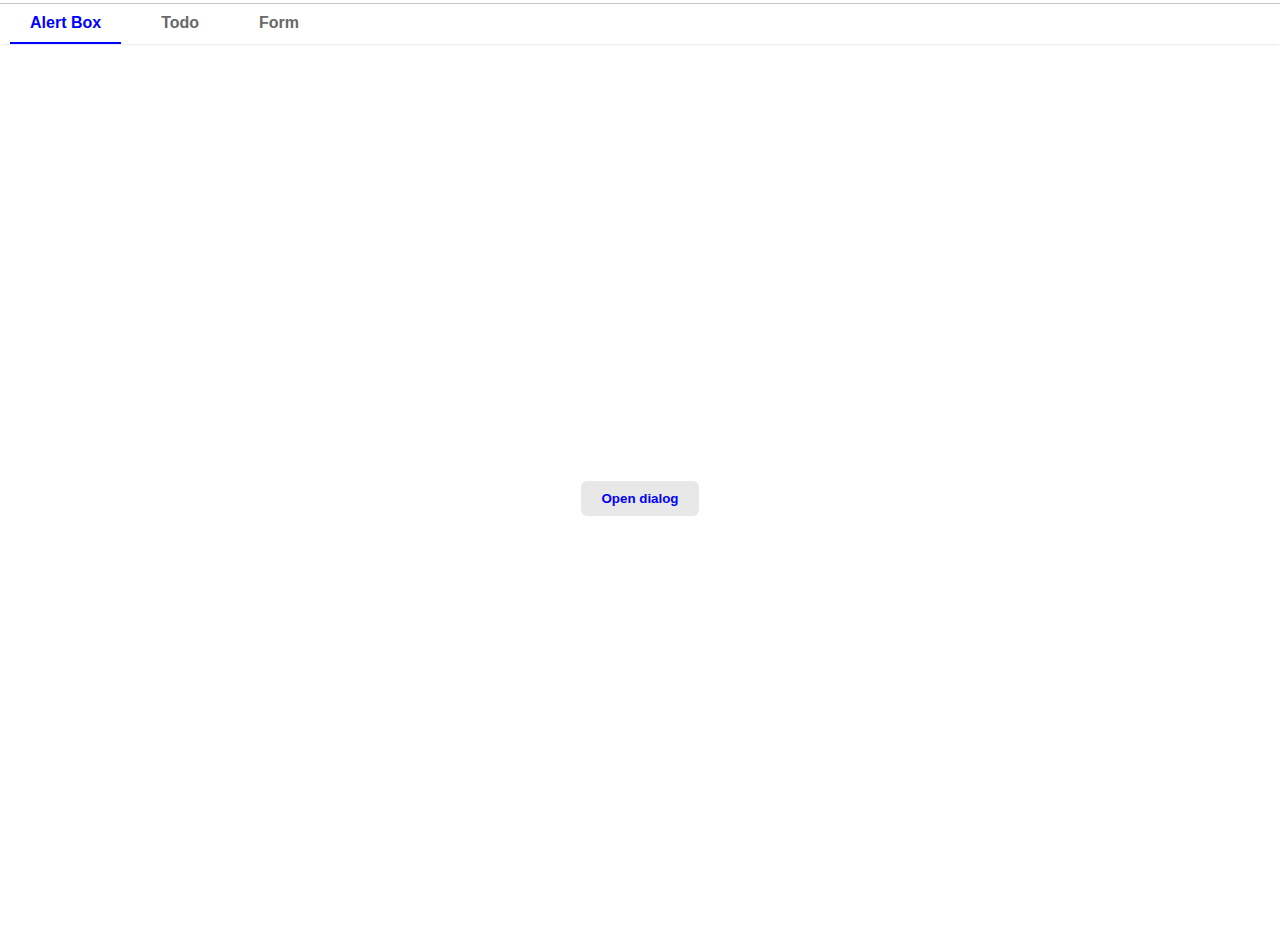
<file: Ass-3/index.html>
<!DOCTYPE html>
<html lang="en">
  <head>
    <meta charset="UTF-8" />
    <meta name="viewport" content="width=device-width, initial-scale=1.0" />
    <title>ASS-3</title>
    <link rel="stylesheet" href="styles.css" />
  </head>
  <body>
    <nav class="navbar">
      <a href="#" class="tab" data-tab="alert">Alert Box</a>
      <a href="#" class="tab" data-tab="todo">Todo</a>
      <a href="#" class="tab" data-tab="form">Form</a>
    </nav>

    <div class="content" id="alert-box">
      <button id="open-dialog">Open dialog</button>
      <div class="dialog" id="dialog" style="display: none">
        <div class="dialog-content">
          <h3>Payment successful</h3>
          <p>
            Your payment has been successfully submitted.We've sent<br />
            you an email with all of the details of your order.
          </p>
          <button id="close-dialog">Got it, thank!</button>
        </div>
      </div>
    </div>

    <div class="content" id="todo">
      <div class="container">
        <div class="todo">
          <h3>Todo App</h3>
          <input type="text" id="searchInput" placeholder="Search todo" />
          <ul id="taskList"></ul>
          <input type="text" id="newTaskInput" placeholder="Enter new todo"/>
          <div class="forbuttton" style="display: flex;">
            <button id="addTaskButton">Add Todo</button>
          </div>
          
        </div>
      </div>
    </div>

    <div class="content" id="form">
      <div class="form-container">
        <h2>Login</h2>
        <form id="login-form">
          <div class="form-group">
            <label for="name">Name</label>
            <input type="text" id="name">
            <p id="error-name" style="display: none;">Name is required!</p>
          </div>
          <div class="form-group">
            <label for="email">Email</label>
            <input type="email" id="email" name="email" >
            <p id="error-email"></p>
          
          </div>
          <div class="form-group">
            <label for="password">Password</label>
            <input type="password" id="password" name="password">
            <p id="error-password"></p>
          
          </div>
          <button id="submit" type="submit">Log In</button>
      </form>
  
     </div>
    </div>
    <script src="scripts.js"></script>
  </body>
</html>
</file>
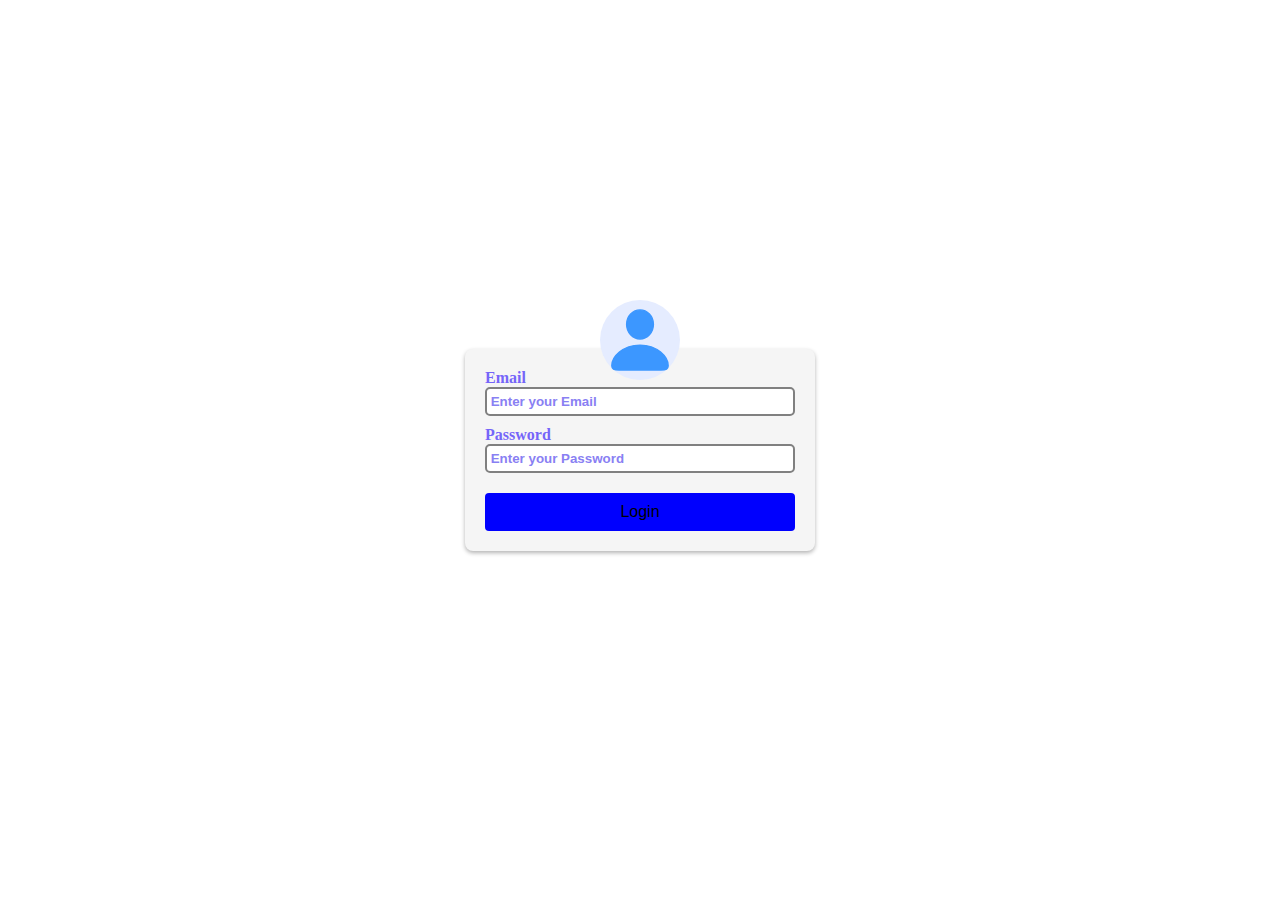
<file: ASS_1/1/index.html>
<!DOCTYPE html>
<html lang="en">
<head>
    <meta charset="UTF-8">
    <meta name="viewport" content="width=device-width, initial-scale=1.0">
    <link href="style.css" rel="stylesheet">
    <title>Document</title>

</head>
<body>
    <div class="container">
        <span class="img">
            <svg fill="#3c97ff" width="80px" height="80px" viewBox="0 0 56.00 56.00" xmlns="http://www.w3.org/2000/svg" stroke="#3c97ff"><g id="SVGRepo_bgCarrier" stroke-width="0" transform="translate(0,0), scale(1)"><rect x="0" y="0" width="56.00" height="56.00" rx="28" fill="#e5ecff" strokewidth="0"></rect></g><g id="SVGRepo_tracerCarrier" stroke-linecap="round" stroke-linejoin="round"></g><g id="SVGRepo_iconCarrier"><path d="M 28.0117 27.3672 C 33.0508 27.3672 37.3867 22.8672 37.3867 17.0078 C 37.3867 11.2187 33.0274 6.9297 28.0117 6.9297 C 22.9961 6.9297 18.6367 11.3125 18.6367 17.0547 C 18.6367 22.8672 22.9961 27.3672 28.0117 27.3672 Z M 13.2930 49.0703 L 42.7305 49.0703 C 46.4101 49.0703 47.7226 48.0156 47.7226 45.9531 C 47.7226 39.9062 40.1523 31.5625 28.0117 31.5625 C 15.8477 31.5625 8.2774 39.9062 8.2774 45.9531 C 8.2774 48.0156 9.5898 49.0703 13.2930 49.0703 Z"></path></g></svg>
        </span>
        <div class="form-body">
            
           <form id="login-forrm">
            <div class="form-group">
                <label className="label">Email</label>
                <input type="email" name="email" placeholder=" Enter your Email">
           
            </div>
            <div class="form-group">
                <label className="label">Password</label>
                <input type="password" name="password" placeholder=" Enter your Password">
            </div>
            </form>
            <button type="submit" class="btn" >Login</button>

        </div>
    </div>
</body>
</html>
</file>
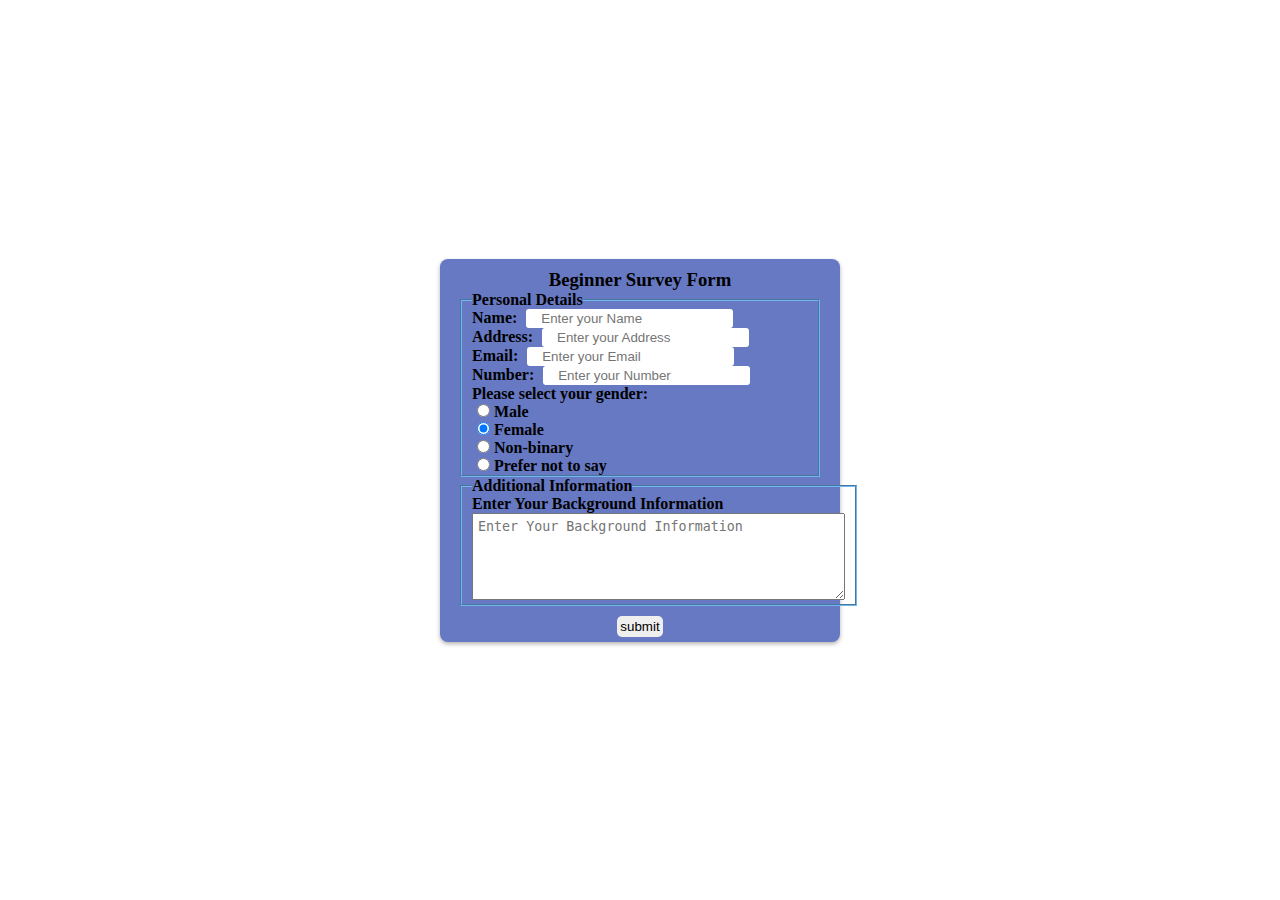
<file: ASS_1/2/index.html>
<!DOCTYPE html>
<html lang="en">
<head>
    <meta charset="UTF-8">
    <meta name="viewport" content="width=device-width, initial-scale=1.0">
    <title>Document</title>
    <link href="style.css" rel="stylesheet">
</head>
<body>
             
    <div class="container">
        
        <div class="form-body">
            <h3>Beginner Survey Form</h3>
            <form action="#" id="survey">
                <fieldset>
                  <legend>Personal Details</legend>
                  <div>
                    <label for="name">Name: </label>
                    <input type="text" id="name" placeholder="Enter your Name" />
                  </div>
                  <div>
                    <label for="addrress">Address: </label>
                    <input type="text" id="addrress" placeholder="Enter your Address"/>
                  </div>
                  <div>
                    <label for="email">Email: </label>
                    <input type="email" id="email" placeholder="Enter your Email" />
                  </div>
                  <div>
                    <label for="number">Number: </label>
                    <input type="number" id="number" placeholder="Enter your Number"/>
                  </div>
                  <div>
                    <label>Please select your gender:</label><br>
                    <input type="radio" id="male" name="gender" value="male">
                    <label for="male">Male</label><br>
                    <input type="radio" id="female" name="gender" value="female" checked>
                    <label for="female">Female</label><br>
                    <input type="radio" id="non" name="gender" value="none">
                    <label for="none">Non-binary</label><br>
                    <input type="radio" id="not" name="gender" value="not">
                    <label for="not">Prefer not to say</label><br>
                  </div>
                </fieldset>
                <fieldset>
                    <legend>Additional Information</legend>
                    <label for="back-info">Enter Your Background Information</label>
                    <textarea id="back-info" name="textarea" rows="5" cols="43" placeholder="Enter Your Background Information"></textarea>
                </fieldset>
                
                </form>
                <div class="submit">
                    <button>submit</button>
                </div>
                
              
        </div>
    </div>
</body>
</html>
</file>
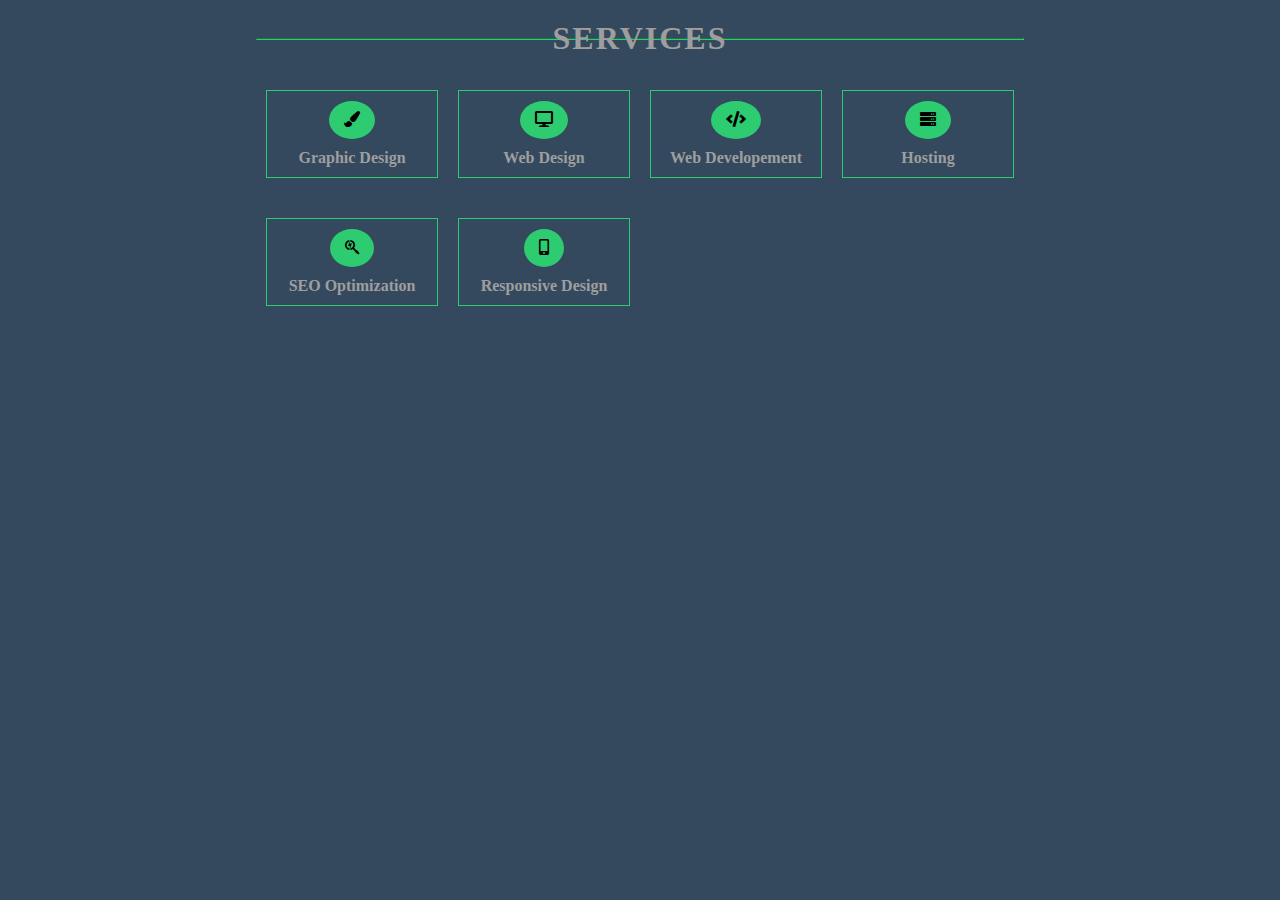
<file: ASS_1/3/index.html>
<!DOCTYPE html>
<html lang="en">
<head>
    <meta charset="UTF-8">
    <meta name="viewport" content="width=device-width, initial-scale=1.0">
    <title>Document</title>
    <link href="style.css" rel="stylesheet"/>
    <link rel="stylesheet" href="https://cdnjs.cloudflare.com/ajax/libs/font-awesome/5.15.4/css/all.min.css">
    
</head>
<body>
    <div class="parent">
        <div class="child">
            <h1>SERVICES</h1>
            <hr style="border-color: #2ecc71;margin-top: -19px;">
            <div class="container">
                <div class="column">
                    <span><i class="fas fa-paint-brush"></i></span>
                    <p>Graphic Design</p>
                </div>
                <div class="column">
                    <span><i class="fas fa-desktop"></i></span>
                    <p>Web Design</p>
                </div>
                <div class="column">
                    <span><i class="fas fa-code"></i></span>
                    <p>Web Developement</p>
                </div>
                <div class="column">
                    <span><i class="fas fa-server"></i></span>
                    <p>Hosting</p>
                </div>
                <div class="column">
                    <span><i class="fab fa-searchengin"></i></span>
                    <p>
                    SEO Optimization
                    </p>
                </div>
                <div class="column">
                    <span><i class="fas fa-mobile-alt"></i></span>
                    <p>Responsive Design</p>
                </div>
            </div>
        </div>
    </div>
    
</body>
</html>
</file>
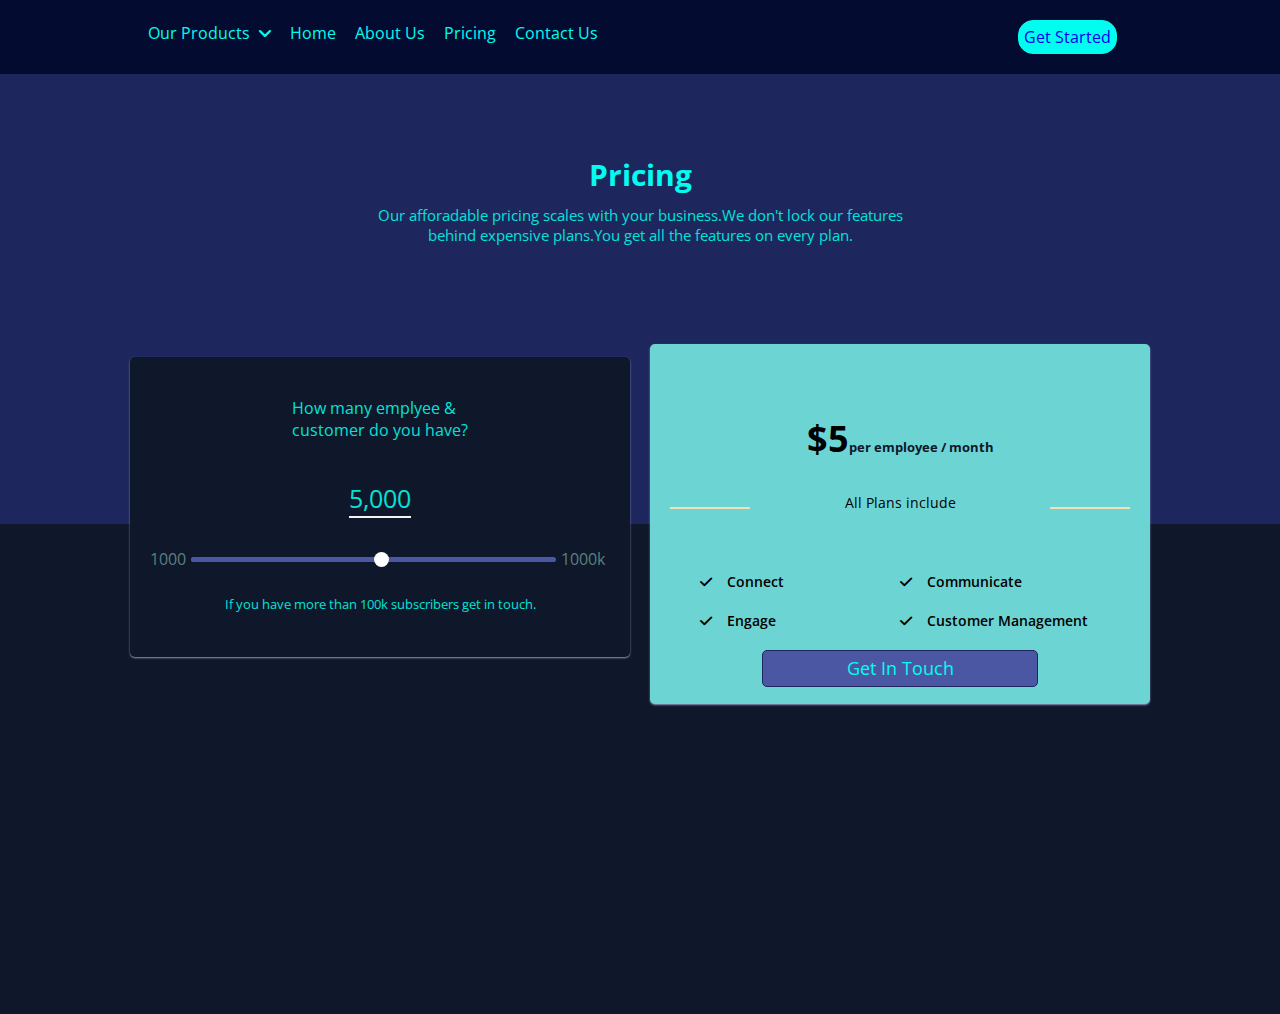
<file: ASS_1/4/index.html>
<!DOCTYPE html>
<html lang="pt-br">
<head>
    <meta charset="UTF-8">
    <meta http-equiv="X-UA-Compatible" content="IE=edge">
    <meta name="viewport" content="width=device-width, initial-scale=1.0">
    <link rel="stylesheet" href="style.css">
    <link rel="stylesheet" href="https://cdnjs.cloudflare.com/ajax/libs/font-awesome/6.0.0-beta3/css/all.min.css">
    <title>Pricing Table</title>
</head>
<body>
  <nav>
  <div class="navbar-container">
    <div class="navbar-left">
        <!-- Content for the left part of the navbar -->
        <a class="navbar-link" href="#service">Our Products <i class="fas fa-angle-down" style="color: #00fff4; padding-left: 5px; margin-top: 5px  ;"></i></a>
        <a class="navbar-link" href="#home">Home</a>
        <a class="navbar-link" href="#about">About Us</a>
        <a class="navbar-link" href="/2">Pricing</a>
        <a class="navbar-link" href="#">Contact Us</a>
        
    </div>
    <div class="navbar-right">
        <!-- Content for the right part of the navbar -->
        <a href="#">Get Started</a>
        
    </div>
</div>
</nav>
    <header class="header-main">
        <h1>Pricing</h1>
        <p>   Our afforadable pricing scales with your business.We don't lock our features behind expensive plans.You get all the features on every plan.
        </p></header>
    <main>
        <section class="pricing free">
            <div class="header">
              <p>
                How many emplyee &<br>
                customer do you have?
              </p>
              <p class="count"><span class="underlined-text">5,000</span></p>

            </div>
            <div class="seekbar-container">
              <span class="limitation-text left">1000</span>
              <div class="progressbar">
                <div class="progress"><span></span></div>
              </div>
              <span class="limitation-text right">1000k</span>
              
          </div>
          <p style="display: flex; justify-content: center; align-items: center;text-align: center; color: #02e3d8; margin-top: 25px; font-size: small;">If you have more than 100k subscribers get in touch.</p>
       
           </section>

        <section class="pricing basico">
            <div>
                <span class="price">
                    <span>$5<span class="price-unidade">per employee / month</span></span>
                </span>
                <div class="plan">
                  <span></span>
                  <p>All Plans include</p>
                  <span></span>
                </div>
                
            </div>
            <div class="item">
            <ul>
                <li>
                  <i class="fa-solid fa-check"></i> Connect
                </li>
                <li>
                  <i class="fa-solid fa-check"></i> Engage
                </li>
            </ul>
            <ul>
              <li>
                <i class="fa-solid fa-check"></i>Communicate
              </li>
              <li>
                <i class="fa-solid fa-check"></i>Customer Management
              </li>
          </ul>
          </div>
          <div class="button">
            <button type="button">
              Get In Touch
          </button>
          </div>                     
            
        </section>
    </main>
</body>
</html>
</file>
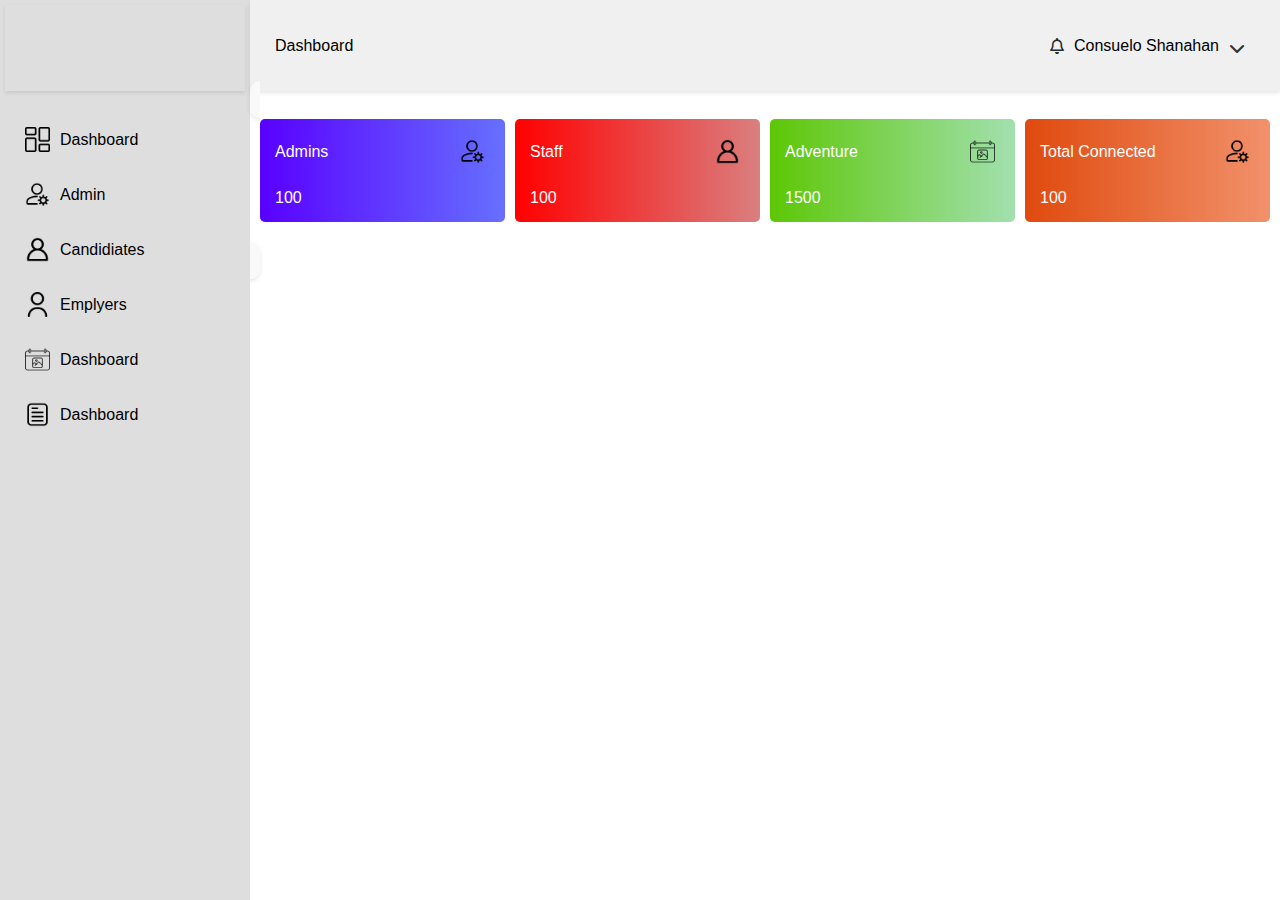
<file: ASS_2/2/index.html>
<!DOCTYPE html>
<html lang="en">
<head>
<meta charset="UTF-8">
<meta name="viewport" content="width=device-width, initial-scale=1.0">
<link rel="stylesheet" href="https://unicons.iconscout.com/release/v4.0.0/css/line.css">
<link rel="stylesheet" href="style.css">
<link rel="stylesheet" href="https://cdnjs.cloudflare.com/ajax/libs/font-awesome/6.4.2/css/all.min.css">
    
<title>Responsive Dashboard</title>
</head>
<body>
  <div class="dashboard">
    <div class="sidebar">
      <div class="logo">

      </div>
      <ul>
        <li>
            <div class="img">
                <img src="dashboard.png">Dashboard

            </div>
        </li>
        <li><div class="img">
             <img src="setting.png">Admin

             </div>
         </li>
        <li><div class="img">
            <img src="user.png">Candidiates

        </div></li>
        <li><div class="img">
            <img src="user (1).png">Emplyers

        </div></li>
        <li>
            <div class="img">
                <img src="image.png">Dashboard

            </div>
        </li>
        <li>
            <div class="img">
                <img src="news.png">Dashboard

            </div>
        </li>
      </ul>
    </div>
    <div>
      <div class="header">
        <p>Dashboard</p>
        <div class="right">
            <i class="fa-regular fa-bell" style="color: #242b30;"></i>
             <p>Consuelo Shanahan</p>
             <i class="fa-solid fa-chevron-down" style="color: #2d3338;"></i>
        </div>
         </div>
      <div class="main">
        <div class="container">
            <div class="column_a">
                <div class="up">
                    <p>Admins</p>
                    <div class="img">
                        <img src="setting.png">
                    </div>
                </div>
                <p>100</p>
            </div>
            <div class="column_b">
                <div class="up">
                    <p>Staff</p>
                    <div class="img">
                        <img src="user.png">
                    </div>
                </div>
                <p>100</p>
            </div>
            <div class="column_c">
                <div class="up">
                    <p>Adventure</p>
                    <div class="img">
                        <img src="image.png">
                    </div>
                </div>
                <p>1500</p>
            </div>
            <div class="column_d">
                <div class="up">
                    <p>Total Connected</p>
                    <div class="img">
                        <img src="setting.png">
                    </div>
                </div>
                <p>100</p>
            </div>
            </div>
      </div>
    </div>
  </div>
  <script>
    const menubtn = document.querySelector('.menu')
menu = document.querySelector('.sidebar ul')
up = document.querySelector('.up')

menubtn.onclick = function() {
  if (!menu.classList.contains('open')) {
    menu.classList.add('open')
    menubtn.style.transform = 'rotate(180deg)'
    menubtn.classList.remove('uil-bars')
    menubtn.classList.add('uil-times')
  } else {
    menu.classList.remove('open')
    menubtn.style.transform = 'rotate(0deg)'
    menubtn.classList.add('uil-bars')
    menubtn.classList.remove('uil-times')
  }
}

  </script>
</body>
</html>
</file>
<file: Ass-3/styles.css>
body {
    margin: 0;
    font-family: Arial, sans-serif;
  }
  
  .navbar {
    display: flex;
    justify-content: start;
    margin-top: 3px;
    border-top: 1px solid rgba(0,0,0,0.22);
    -webkit-box-shadow: 0px 2px 2px -1px rgba(0,0,0,0.22);
    -moz-box-shadow: 0px 2px 2px -1px rgba(0,0,0,0.22);
    box-shadow: 0px 1px 2px -1px rgba(0,0,0,0.22);
  }
  
  .tab {
    font-weight: bold;
    color: dimgray;
    text-decoration: none;
    padding: 10px 20px;
    margin: 0 10px;
    border-bottom: 2px solid transparent;
  }
  
  .tab.active {
    color: blue;
    border-bottom-color: blue;
    
  }
  
  .content {
    display: none;
    padding: 20px;
    height: 100vh;
    border-top: 2px solid transparent;
  }
  
  .content.active {
    padding: 0;
    display: flex;
    align-items: center;
    justify-content: center;
   
  }
.dialog {
  position: fixed;
  top: 0;
  left: 0;
  width: 100%;
  height: 100%;
  background-color: rgba(0, 0, 0, 0.5);
  display: flex;
  justify-content: center;
  align-items: center;
  z-index: 1000;
}
#alert-box button{
    padding: 10px 20px;
    border-radius: 6px;
    border: none;
    color: blue;
    font-weight: bold;
    background:  #928c8c33;
}
.dialog-content {
  margin: 10px;
  display:block;
  background-color: #ffffff;
  padding: 20px;
  border-radius: 15px;
  box-shadow: 0 2px 10px rgba(228, 74, 74, 0.2);
  
}
.dialog-content h3{
    margin: 0px;
}
.dialog-content #close-dialog{
    padding: 10px 20px;
    margin: 0;
    
    font-size: 16px;
    color: rgb(0, 0, 124);
    background: rgb(218, 218, 252);
}

.dialog button {
  margin-top: 10px;
}
.container{
    display: flex;
    justify-content: center;
    width: 100%;
    height: 100%;
   }
.todo{
     max-width: 300px;
     display: flex;
     flex-direction: column;
     flex-wrap: nowrap;
     text-align: center;
}

input[type="text"] {
   
    padding: 8px;
   
    border: 1px solid #9999;
    
    border-radius: 5px;
   
  }
  input[type="text"]:focus {
    border-color: #007bff; 
    outline: none; 
    border-radius: 5px;
    border: 2px solid blue; 
  }

  button {
    margin-top: 5px;
    padding: 8px 12px;
    background-color: #007bff;
    color: #fff;
    border: none;
    border-radius: 3px;
    cursor: pointer;
  }
  ul {
    margin: 10px 0;
    list-style: none;
    padding: 0;
  }
  li {
    width: 100%;
    display: flex;
    justify-content: space-between;
    align-items: center;
    padding: 5px 0;
    border-bottom: 1px solid #ccc;
    max-width: 100%;
   
  }
  span{
    max-width: 90%;
   
    word-wrap: break-word;
  }

  .form-container{
    width: 300px;
    margin: 0 auto;
    padding: 20px;

    border-radius: 8px;
    box-shadow: 0px 3px 4px 4px  #bba8a81a;
  }
  .form-group{

    margin-bottom: 15px;
  }
  label { 
    display: block;
    font-weight: bold;
    margin-bottom: 5px;
  }
  
  input {
    
    width: 100%;
    padding: 8px ;
    border: 1px solid #9999;
    border-radius: 5px;
    box-shadow:  3px 3px 8px rgba(0, 0, 0, 0.1);
    box-sizing: border-box;
  }
  input.error {
    border-color: red;
  }
 
  input:focus {
    border-color: #007bff; 
    outline: none; 
    border-radius: 5px;
    border: 2px solid blue; 
  }
  #error-name,#error-email, #error-password{
    font-size: small;
    color: red;
    margin: 5px 0 15px 0;
  }
 #submit{
    width: 100%;
 }
</file>
<file: ASS_1/1/style.css>
*{
    margin: 0;
    padding: 0;
    box-sizing: border-box;
}
body{
    height: 100vh;
}
.container{
    display: flex;
    justify-content: center;
    align-items: center;
    height: 100vh;
}
.form-body{
    background-color: #F5F5F5;
    border-radius: 8px;
    box-shadow: 0 2px 4px rgba(0, 0, 0, 0.3);
    width: 350px;
    padding: 20px;
}
.img{
    display: flex;
    position: absolute;
    justify-content: center;
    align-items: center;
    margin-bottom: 220px;
}
.form-group{
    padding-bottom: 10px;
}
   .form-group label{
    display: block;
    color: #7565f9;
    font-weight: bold;

    
   }
   .form-group input{
    width: 100%;
    padding: 5px 5px 5px 0px;
    border: 2px solid #808080;
    border-radius: 5px;
   }
   .btn{
    background-color: #0000fe;
    margin-top: 10px;
    width: 100%;
    color: black;
    border: none;
    border-radius: 4px;
    padding: 10PX 20px;
    font-size: 16px;

   }
   ::placeholder{
    color: #8980f3;
    font-weight: bold;
    
   }
</file>
<file: ASS_1/2/style.css>
*{
    margin: 0;
    padding: 0;
    box-sizing: border-box;
}
body{
    height: 100vh;
    
    font-weight: bold;
}
.container{
    display: flex;
    justify-content: center;
    align-items: center;
    height: 100vh;
}
.form-body{
    
    background-color: #6779c3;
    border-radius: 8px;
    box-shadow: 0 2px 4px rgba(0, 0, 0, 0.3);
    width: 400px;
    padding: 10px 20px 5px 20px;
}
input{
    margin-left: 5px;
    padding: 2px 15px 2px 15px;
    border:none;
    border-radius: 3px;
}
input .submit{
    display: flex;
    justify-content: center;
}
fieldset{
    padding: 0px 10px 0px 10px;
    border-color: #70b7ef;
}
textarea{
    padding: 5px;
}
.submit{
    margin-top: 10px;
    display:flex;
    justify-content: center;
}
button{
    padding: 3px;
    border:none;
    border-radius: 5px;
}
h3{
    font-weight: bold;
    display: flex;
    justify-content: center;
}
</file>
<file: ASS_1/3/style.css>
*{
    padding: 0;
    margin: 0;
    box-sizing: border-box;
}
.parent {
    height: 100vh;
    background-color: #34495e;
    width: 100%; /* Set the parent element to full width */
    text-align: center; /* Center the child element horizontally */
}
.child h1{
    color: #9e9e9e;
    font-weight: bold;
    letter-spacing: 2px;
}
.child {
    margin-top: 20px;
    width: 60%; /* Set the child element to take up 80% of the parent's width */
    background-color: #34495e; /* Just for demonstration purposes */
    display: inline-block; /* This allows the element to have a width but still be centered */
}
.column  span{
    padding: 10px 15px 10px 15px;
    border-radius: 50%;
    background-color: #2ECC71;
}
.container {
    display: grid;
    padding-top: 40px;
    grid-template-columns: repeat(auto-fit, minmax(150px, 1fr));
    grid-gap: 20px;
    margin: 10px;
}
.column {
    box-sizing: border-box;
    padding: 10px; 
    border: 1px solid #2ecc71;
    margin-bottom: 20px;
    display: flex;
    flex-direction: column;
    align-items: center;
}

.column p {
    margin: auto;
    padding-top: 10px;
    color: #9e9e9e;
    font-weight: bold;
}
</file>
<file: ASS_1/4/style.css>
@import url('https://fonts.googleapis.com/css2?family=Open+Sans:wght@400;600;700&display=swap');

* {
    padding: 0px;
    margin: 0px;
    box-sizing: border-box;
    list-style: none;
    font-family: 'Open Sans', sans-serif;
}

:root {
    --yellow: #ffcc29;
    --blue: #1d275e;
    --gray: black;
    --page-background: #0f172a;
    --title-header: 30px;
    --paragraph-header: 15px;
    --title-pricing: 18px;
    --title-pricing-color: #1E2338;
    --price: 36px;
    --text: 14px;
}
nav{
    background: #040b30;
}
.navbar-container {
    width: 80%;
    margin: 0 auto;
    display: flex;
    justify-content: space-between;
    background: #040b30;
    padding: 20px;
}

/* Left part of the navbar */
.navbar-left {
    flex: 1;
}

/* Right part of the navbar */
.navbar-right {
    flex: 1;
    display: flex;
    justify-content: flex-end;
}

/* Styling for navigation links (optional) */
.navbar-container .navbar-link {
    margin-right: 15px;
    text-decoration: none;
    color: #00fef0;
}
.navbar-right a{
    margin-right: 15px;
    text-decoration: none;
    background-color: #00fef0;
    box-sizing: border-box;
    padding: 5px;
    border-radius: 15px;
    border: 1px solid #00fef0;
}



.header-main {
    width: 100%;
    height: 450px;
    text-align: center;
    padding: 0px 30px;
    color: var(--page-background);
    background-color: var(--blue);
    margin-bottom: 50xp;
}

.header-main h1 {
    color: #00fef0;
    padding: 80px 0px 10px 0px;
    font-size: var(--title-header);
}

.header-main p {
    color: #02e3d8;
    font-size: var(--paragraph-header);
    
}

.header-main h1, .header-main p {
    width: 555px;
    margin: auto;
}

main {
    display: flex;
    gap: 20px;
    flex-flow: wrap;
    justify-content: center;
    padding-bottom: 110px;
    background-color: var(--page-background);

}
.nav button{
    margin-right: 80px;
    border: none;
    padding: 10px 15px 10px 15px;
    border-radius: 15px;
    background-color: #02e3d8;
}

main section:nth-child(2) {
    height: 490px;
    margin-top: -180px;
}

main section:hover {
    transform: scale(1.05);
    transition: transform .5s ease;
}
.seekbar-container{
    display:flex;
    justify-content: center;
    align-items: center;
}
 .pricing .header p{
    display: flex;
    justify-content:center;
    align-items: center;
    color: #02e3d8;
    font-size: 16px;
    
    margin: 10px;
}

.underlined-text {
    font-size: 25px;
    border-bottom: 2px solid whitesmoke;
    padding-bottom: 1px;
    text-decoration: none;
    display: inline;
  }
  .progressbar{
    background: #4b57a3;
    width: 100%;
    height: 5px;
    border-radius: 5px;
    
  }
  .progressbar div{
    height: 5px;
    border-radius: 5px;
    width: 50%;
    background: #4b57a3;
  }
  .progressbar div span{
    height: 15px;
    width: 15px;
    border-radius: 50%;
    background: white;
    float: right;
    margin-top: -5px;
    margin-right: -15px;

  }
.pricing .seekbar-container {
    width: 100%;
    display: flex;

  }
  #seekbar {
    width: 100%;
    
  }
  .limitation-text {
    margin-right: 5px;
    color: #59817f;
  }
  .limitation-text.right {
    margin-left: 5px;
  }
.pricing {
    display: flex;
    flex-flow: column;
    flex-basis: 500px;
    height: 300px;
    overflow: hidden;

    margin-top: -167px;
    margin-bottom: 200px;
    border-radius: 5px;
    padding: 20px;

    box-shadow: 0px 1px 2px rgb(142, 150, 185);
    background-color: var(--page-background);
}
.pricing.basico{
    background-color: #6dd4d4;
    height: 360px;
}
.plan{
    display: flex;
    align-items: center;
    flex-flow: row;
    justify-content: space-between;
    
}
.plan p{
    color: black;
}
.plan span{
    width: 80px;
    height: 2px;
    
    background: wheat;
}
.item{
    
    display: flex;
    align-items: center;
    flex-flow: row;
    justify-content: space-between;
    margin: 20px 30px 20px 30px;
    
}
.pricing .pricing-c h2 {
    font-size: 20px;
    color: var(--blue);
}

.pricing .pricing-c span {
    background-color: var(--blue);
    color: var(--page-background);
    padding: 8px 24px;
    border-radius: 40px;
    font-size: 12px;
    font-weight: bold;
}

.pricing header:not(.pricing-c) {
    padding-bottom: 20px;
}

.pricing header h2 {
    font-size: var(--title-pricing);
    color: var(--title-pricing-color);
}

.price {
    margin: 50px 50px 20px 50px ;
    display: flex;
    justify-content: center;
    align-items: center;
    font-size: var(--price);
    font-weight: bold;
}

.price-unidade {
    color: #0f172a;
   font-size: small;
}

.mes {
    font-size: var(--title-pricing);
    color: var(--gray);
    font-weight: normal;
    margin-left: -3px;
}

.pricing div p, .pricing ul li{
    font-size: var(--text);
    color: var(--gray);
}

.pricing div p {
    padding: 10px 0px 20px 0px;
}

.pricing ul {
    padding-top: 20px;
    display: flex;
    flex-flow: column;
    gap: 20px;
    flex: 1;
    font-weight: 600;
}

.pricing ul li {
    display: flex;
    align-items: center;
    gap: 15px;
}
.button{
    display:flex;
    align-items: center;
    justify-content: center;
    
}
.pricing button {
    display: flex;
    justify-content: center;
    align-items: center;
    width: 60%;
    line-height: 35px;
    border-radius: 5px;
    border: 1px solid var(--blue);
    background-color: #4b57a3;
    color: #00fef0;
    font-size: var(--title-pricing);
    
}
@media screen and (max-width: 600px) {
    .header-main h1 {
        width: auto;
        font-size: 32px;
    }

    .header-main p {
        font-size: var(--text);
        width: auto;
    }
}
</file>
<file: ASS_2/2/style.css>
@import url('https://fonts.googleapis.com/css2?family=Poppins:wght@100;200;300;400;500;600;700;800;900&display=swap');
body {
    font-family: Arial, sans-serif;
    margin: 0;
    padding: 0;
  }

  .dashboard {
    display: grid;
    grid-template-columns: 250px 1fr;
    height: 100vh;
  }

  .sidebar {
    background-color: #dfdede;
    color: white;
    padding: 5px;
  }

  .header {
    display: flex;
    align-items: center;
    justify-content: space-between;
    background-color: #f0f0f0;
    padding: 20px;
    box-shadow: 0 2px 4px rgba(0, 0, 0, 0.1);
  }
  .right{
    padding: 10px;
    display: flex;
    align-items: center;
    justify-content: space-evenly;
  }
  .fa-bell{
    margin: 5px;
  }
  .fa-chevron-down{
    padding-top: 5px;
    margin: 5px;
  }
  p{
    margin: 5px;
  }

  .main {
    display: inline;
    background-color: #f9f9f9;
    padding: 10px;
    border-radius: 10px;
    box-shadow: 0 2px 4px rgba(0, 0, 0, 0.1);
  }
  .container {
    padding: 10px;
    display: grid;
    grid-template-columns: repeat(auto-fit, minmax(150px, 1fr));
    grid-gap: 10px;
}
.up{
    padding-bottom: 10px;
    width: 100%;
    display:flex;
    align-items: center;
    justify-content: space-between;
}
.column_a{
    box-sizing: border-box;
    padding: 10px; 
    background: linear-gradient(to right, rgb(89, 0, 255), rgb(102, 112, 255)); /* Gradient colors */
    border-radius: 5px; 
    margin-bottom: 20px;
    display: flex;
    color: white;               
    flex-direction: column;
    align-items: start;
}
.column_b{
    box-sizing: border-box;
    padding: 10px; 
    background: linear-gradient(to right, rgb(255, 0, 0), rgb(218, 127, 127)); /* Gradient colors */
    border-radius: 5px; 
    margin-bottom: 20px;
    color: white;  
    display: flex;
    flex-direction: column;
    align-items: start;
}
.column_c{
    box-sizing: border-box;
    padding: 10px; 
    background: linear-gradient(to right, rgb(93, 199, 6), rgb(162, 224, 175)); /* Gradient colors */
    border-radius: 5px; 
    margin-bottom: 20px;
    display: flex;
    color: white;  
    flex-direction: column;
    align-items: start;
}
.column_d{
    box-sizing: border-box;
    padding: 10px; 
    background: linear-gradient(to right, rgb(224, 74, 14), rgb(241, 145, 107)); /* Gradient colors */
    border-radius: 5px; 
    margin-bottom: 20px;
    display: flex;
    color: white;  
    flex-direction: column;
    align-items: start;
}
  .logo{
    padding: 43px;
    box-shadow: 0 2px 4px rgba(0, 0, 0, 0.1);
  }
  .img{
    display: flex;
    align-items: center;
    
  }
  ul,li{
    padding: 5px;
    list-style: none;
    color: black;
}

img{
    margin: 10px;
    width: 25px;
    height: 25px;
}
.menu {
  display: none;
}
@media (max-width: 900px) {

    .dashboard {
        grid-template-columns: 1fr;
      }
      .sidebar {
      background-color: #333;
      color: white;
      padding: 20px;
     
    }
    .header{
        display: flex;
        align-items: center;
        
    }
    .header p{
        margin-left: 10px;
    }
    .sidebar ul {
        display: none;
        
      }
  
    .sidebar ul.open {
        margin: 0;
      display: flex;
      flex-direction: column;
      position: fixed;
      top: 0;
      left: 0;
      padding-left: 20px;
      bottom: 0;
      width: 200px;
      padding: 30px 0 420px 30px;
      background-color: #2d158c;
      transform: translateX(0px);
    }
  
    .sidebar ul li {
      margin: 20px 0;
    }
  
    .sidebar ul li a {
      color: white;
    }
  
    .sidebar ul li a:hover {
      color: #c7adab;
      background-color: transparent;
    }
  
    .menu {
      display: block;
      font-size: 20px;
      font-weight: 700;
      color: #1f67db;
      cursor: pointer;
      transition: 0.5s;
    }
}
</file>
